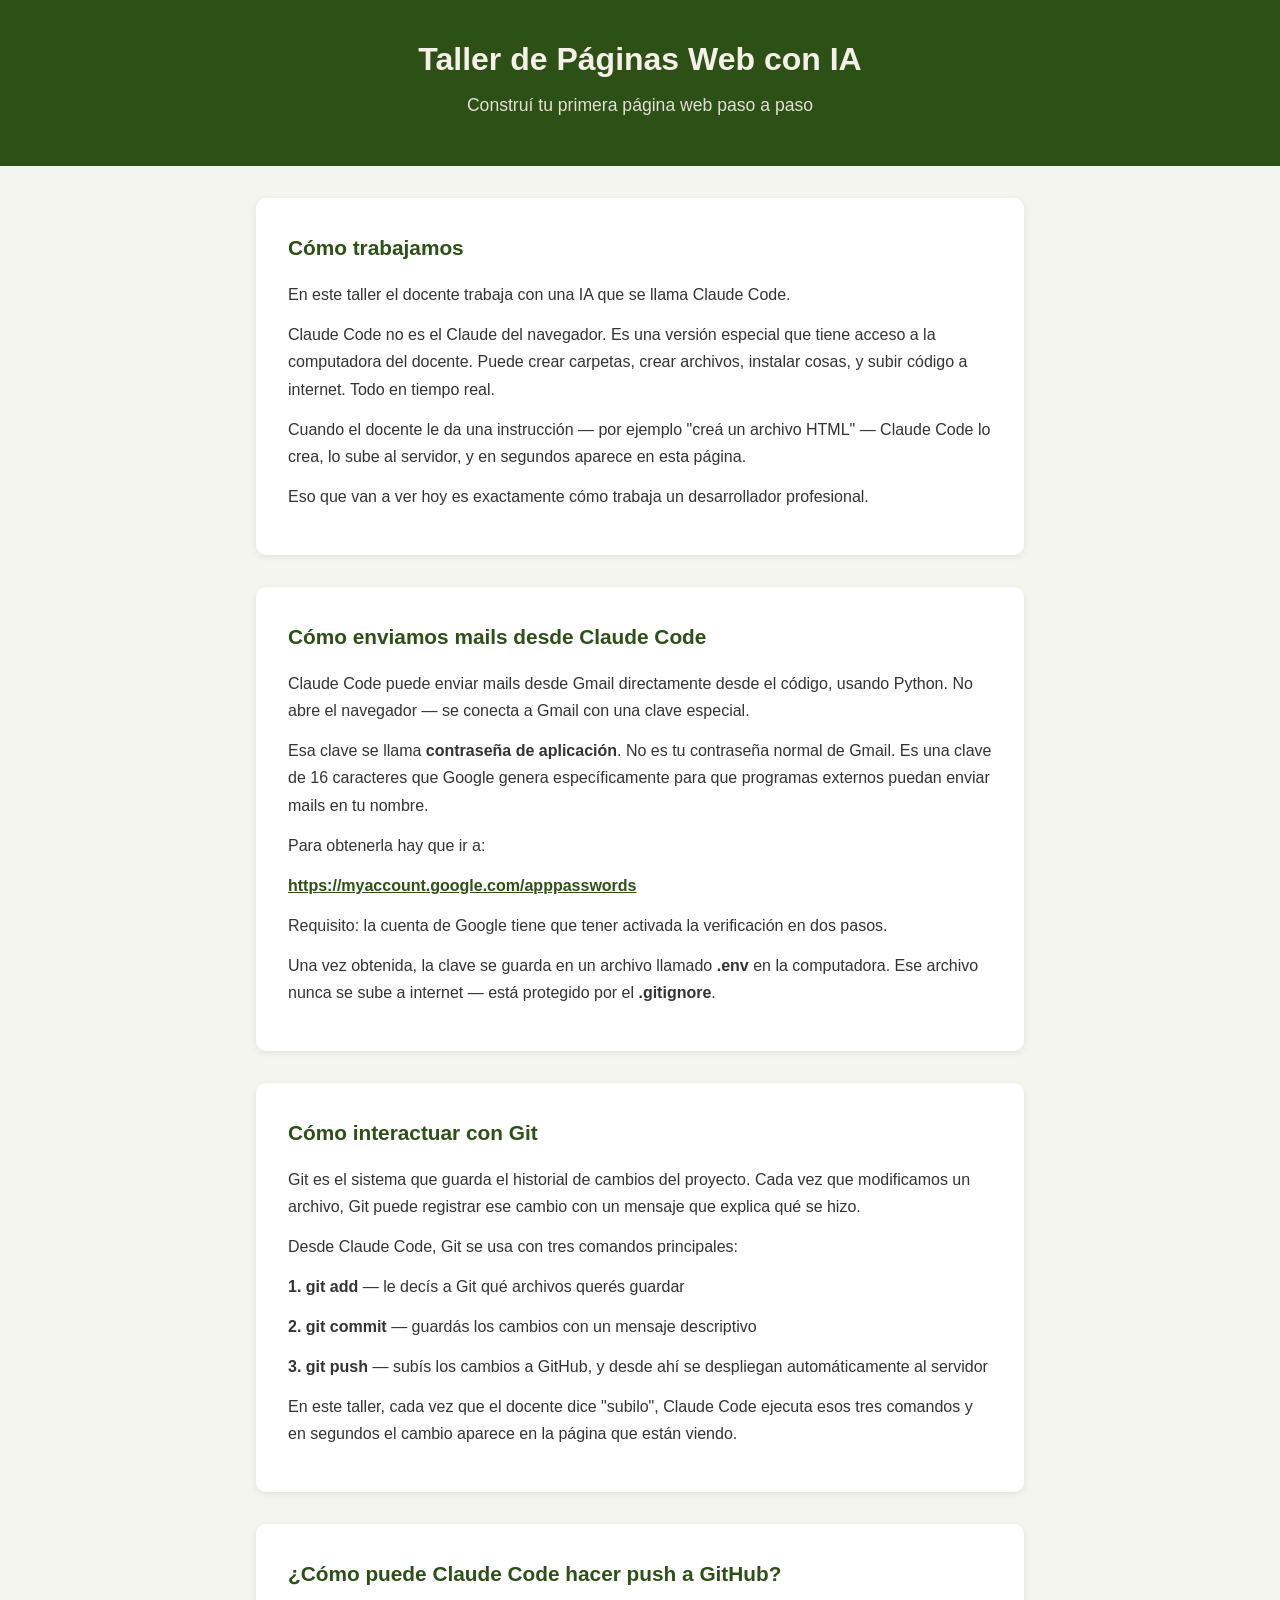
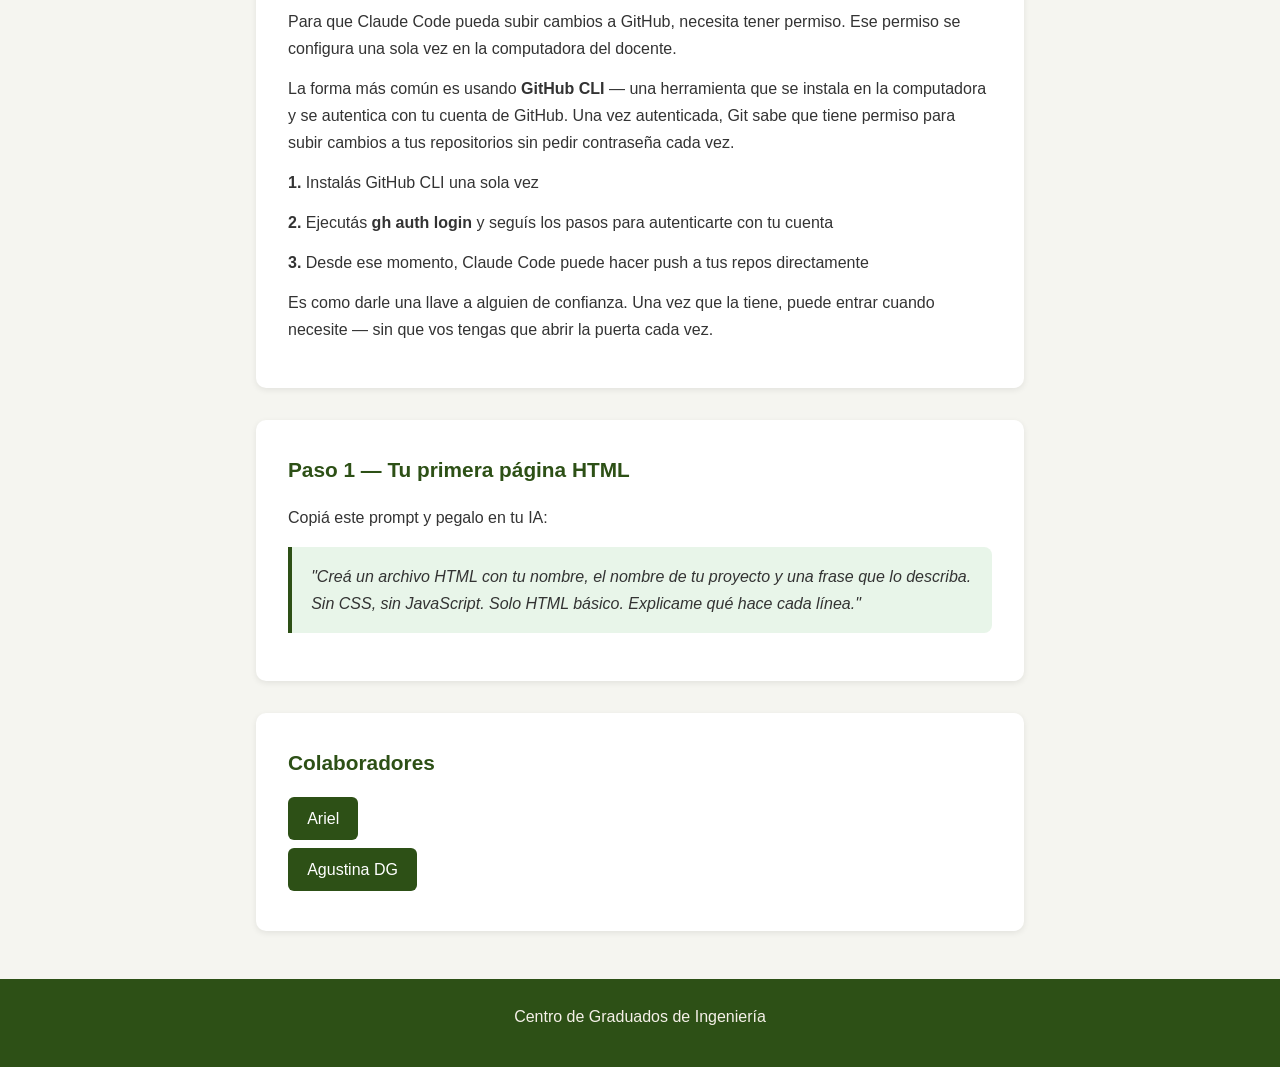
<file: tutorial/index.html>
<!DOCTYPE html>
<html lang="es">
<head>
    <meta charset="UTF-8">
    <meta name="viewport" content="width=device-width, initial-scale=1.0">
    <title>Taller de Páginas Web con IA</title>
    <link rel="stylesheet" href="style.css">
</head>
<body>

<header>
    <h1>Taller de Páginas Web con IA</h1>
    <p>Construí tu primera página web paso a paso</p>
</header>

<main>

    <section>
        <h2>Cómo trabajamos</h2>
        <p>En este taller el docente trabaja con una IA que se llama Claude Code.</p>
        <p>Claude Code no es el Claude del navegador. Es una versión especial que tiene acceso a la computadora del docente. Puede crear carpetas, crear archivos, instalar cosas, y subir código a internet. Todo en tiempo real.</p>
        <p>Cuando el docente le da una instrucción — por ejemplo "creá un archivo HTML" — Claude Code lo crea, lo sube al servidor, y en segundos aparece en esta página.</p>
        <p>Eso que van a ver hoy es exactamente cómo trabaja un desarrollador profesional.</p>
    </section>

    <section>
        <h2>Cómo enviamos mails desde Claude Code</h2>
        <p>Claude Code puede enviar mails desde Gmail directamente desde el código, usando Python. No abre el navegador — se conecta a Gmail con una clave especial.</p>
        <p>Esa clave se llama <strong>contraseña de aplicación</strong>. No es tu contraseña normal de Gmail. Es una clave de 16 caracteres que Google genera específicamente para que programas externos puedan enviar mails en tu nombre.</p>
        <p>Para obtenerla hay que ir a:</p>
        <p><a href="https://myaccount.google.com/apppasswords">https://myaccount.google.com/apppasswords</a></p>
        <p>Requisito: la cuenta de Google tiene que tener activada la verificación en dos pasos.</p>
        <p>Una vez obtenida, la clave se guarda en un archivo llamado <strong>.env</strong> en la computadora. Ese archivo nunca se sube a internet — está protegido por el <strong>.gitignore</strong>.</p>
    </section>

    <section>
        <h2>Cómo interactuar con Git</h2>
        <p>Git es el sistema que guarda el historial de cambios del proyecto. Cada vez que modificamos un archivo, Git puede registrar ese cambio con un mensaje que explica qué se hizo.</p>
        <p>Desde Claude Code, Git se usa con tres comandos principales:</p>
        <p><strong>1. git add</strong> — le decís a Git qué archivos querés guardar</p>
        <p><strong>2. git commit</strong> — guardás los cambios con un mensaje descriptivo</p>
        <p><strong>3. git push</strong> — subís los cambios a GitHub, y desde ahí se despliegan automáticamente al servidor</p>
        <p>En este taller, cada vez que el docente dice "subilo", Claude Code ejecuta esos tres comandos y en segundos el cambio aparece en la página que están viendo.</p>
    </section>

    <section>
        <h2>¿Cómo puede Claude Code hacer push a GitHub?</h2>
        <p>Para que Claude Code pueda subir cambios a GitHub, necesita tener permiso. Ese permiso se configura una sola vez en la computadora del docente.</p>
        <p>La forma más común es usando <strong>GitHub CLI</strong> — una herramienta que se instala en la computadora y se autentica con tu cuenta de GitHub. Una vez autenticada, Git sabe que tiene permiso para subir cambios a tus repositorios sin pedir contraseña cada vez.</p>
        <p><strong>1.</strong> Instalás GitHub CLI una sola vez</p>
        <p><strong>2.</strong> Ejecutás <strong>gh auth login</strong> y seguís los pasos para autenticarte con tu cuenta</p>
        <p><strong>3.</strong> Desde ese momento, Claude Code puede hacer push a tus repos directamente</p>
        <p>Es como darle una llave a alguien de confianza. Una vez que la tiene, puede entrar cuando necesite — sin que vos tengas que abrir la puerta cada vez.</p>
    </section>

    <section>
        <h2>Paso 1 — Tu primera página HTML</h2>
        <p>Copiá este prompt y pegalo en tu IA:</p>
        <blockquote>
            "Creá un archivo HTML con tu nombre, el nombre de tu proyecto y una frase que lo describa. Sin CSS, sin JavaScript. Solo HTML básico. Explicame qué hace cada línea."
        </blockquote>
    </section>

    <section>
        <h2>Colaboradores</h2>
        <ul>
            <li><a href="Ariel/">Ariel</a></li>
            <li><a href="Agustina%20DG/">Agustina DG</a></li>
        </ul>
    </section>

</main>

<footer>
    <p>Centro de Graduados de Ingeniería</p>
</footer>

</body>
</html>
</file>
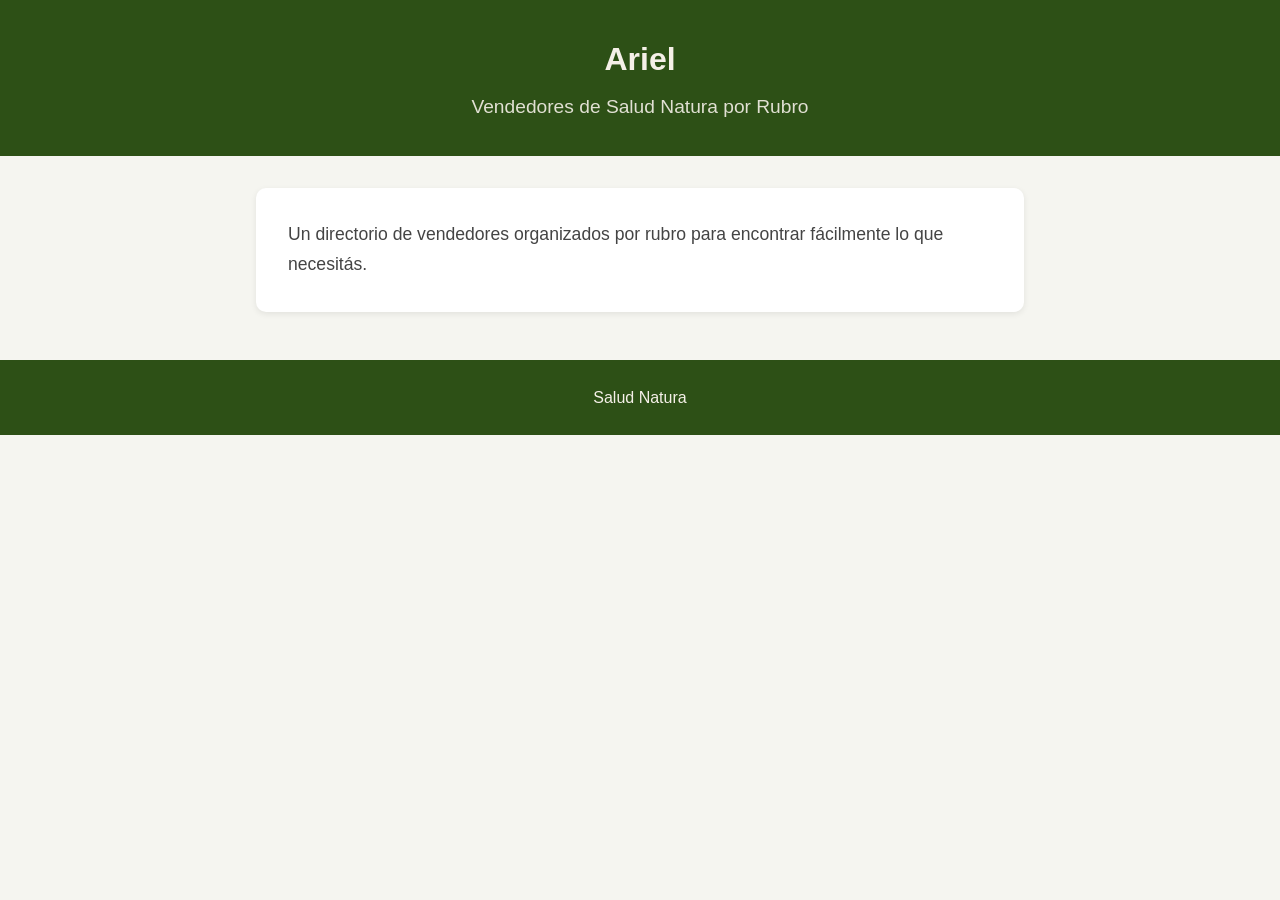
<file: tutorial/Ariel/index.html>
<!DOCTYPE html>
<html lang="es">
<head>
    <meta charset="UTF-8">
    <meta name="viewport" content="width=device-width, initial-scale=1.0">
    <title>Ariel</title>
    <link rel="stylesheet" href="style.css">
</head>
<body>

    <header>
        <h1>Ariel</h1>
        <h2>Vendedores de Salud Natura por Rubro</h2>
    </header>

    <main>
        <div class="descripcion">
            <p>Un directorio de vendedores organizados por rubro para encontrar fácilmente lo que necesitás.</p>
        </div>
    </main>

    <footer>
        <p>Salud Natura</p>
    </footer>

</body>
</html>
</file>
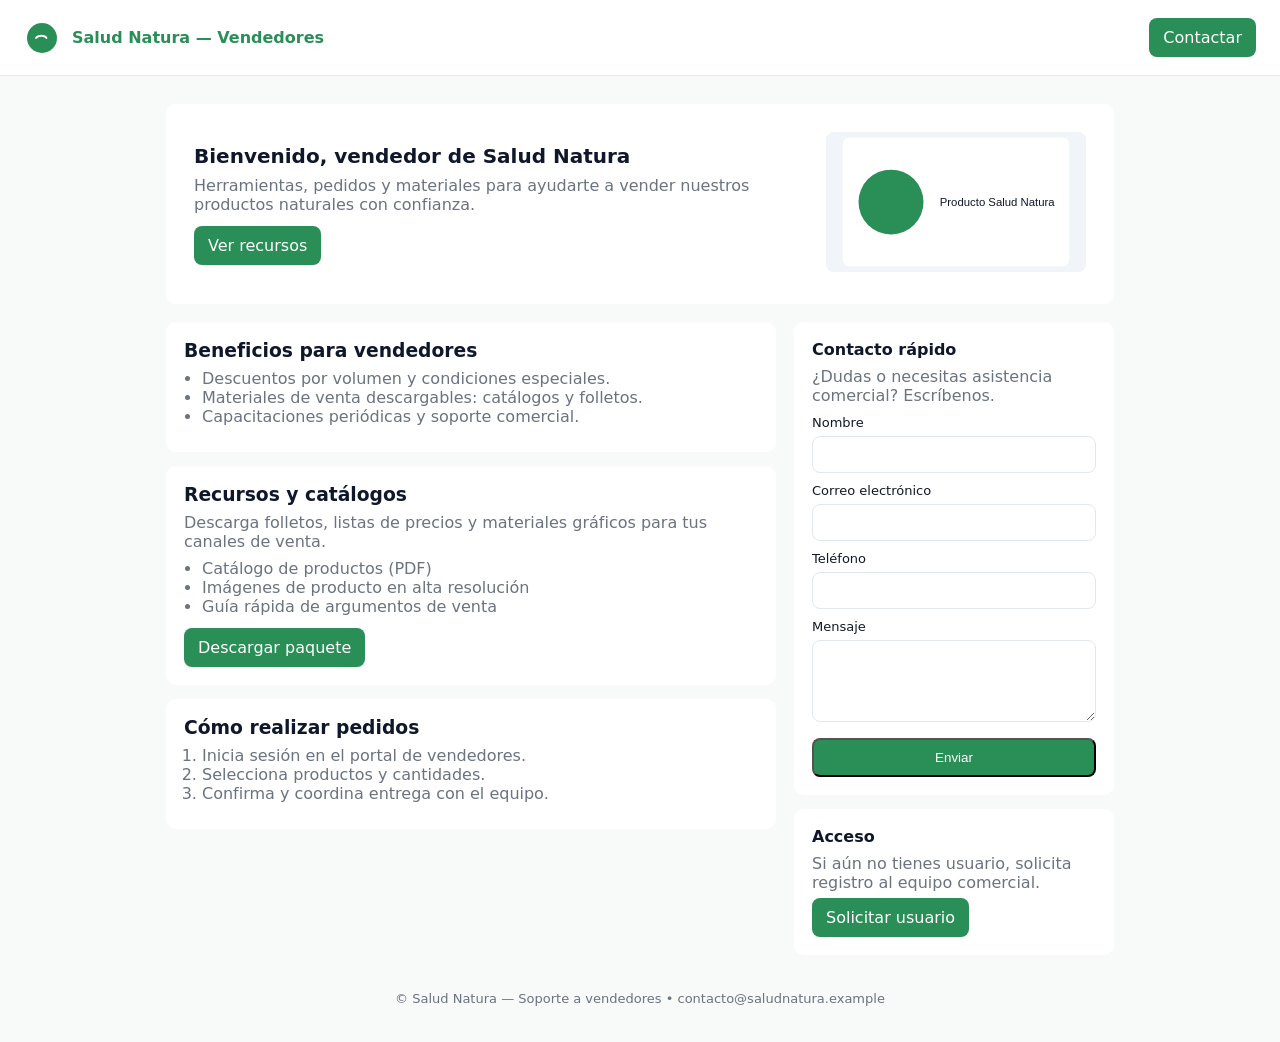
<file: Juan/vendedores.html>
<!doctype html>
<html lang="es">
<head>
  <meta charset="utf-8">
  <meta name="viewport" content="width=device-width, initial-scale=1">
  <title>Vendedores — Salud Natura</title>
  <link rel="stylesheet" href="assets/css/styles.css">
</head>
<body>
  <header>
    <div class="brand">
      <svg width="36" height="36" viewBox="0 0 24 24" fill="none" xmlns="http://www.w3.org/2000/svg"><circle cx="12" cy="12" r="10" fill="#2a8f57"/><path d="M8 12c1.333-2 6-2 7 0" stroke="white" stroke-width="1.2" stroke-linecap="round"/></svg>
      Salud Natura — Vendedores
    </div>
    <nav>
      <a class="btn" href="#contacto">Contactar</a>
    </nav>
  </header>

  <main class="container">
    <section class="hero">
      <div style="flex:1">
        <h1>Bienvenido, vendedor de Salud Natura</h1>
        <p style="margin:0;color:var(--muted)">Herramientas, pedidos y materiales para ayudarte a vender nuestros productos naturales con confianza.</p>
        <div style="margin-top:12px">
          <a class="btn" href="#recursos">Ver recursos</a>
        </div>
      </div>
      <div style="width:260px;text-align:center">
        <img class="product" src="assets/img/product.svg" alt="Productos Salud Natura">
      </div>
    </section>

    <div class="grid">
      <div>
        <div class="card">
          <h3>Beneficios para vendedores</h3>
          <ul class="features">
            <li>Descuentos por volumen y condiciones especiales.</li>
            <li>Materiales de venta descargables: catálogos y folletos.</li>
            <li>Capacitaciones periódicas y soporte comercial.</li>
          </ul>
        </div>

        <div class="card" style="margin-top:14px">
          <h3 id="recursos">Recursos y catálogos</h3>
          <p style="color:var(--muted);margin:6px 0">Descarga folletos, listas de precios y materiales gráficos para tus canales de venta.</p>
          <ul class="features">
            <li>Catálogo de productos (PDF)</li>
            <li>Imágenes de producto en alta resolución</li>
            <li>Guía rápida de argumentos de venta</li>
          </ul>
          <div style="margin-top:12px">
            <a class="btn" href="#">Descargar paquete</a>
          </div>
        </div>

        <div class="card" style="margin-top:14px">
          <h3>Cómo realizar pedidos</h3>
          <ol style="margin:8px 0;color:var(--muted);padding-left:18px">
            <li>Inicia sesión en el portal de vendedores.</li>
            <li>Selecciona productos y cantidades.</li>
            <li>Confirma y coordina entrega con el equipo.</li>
          </ol>
        </div>
      </div>

      <aside>
        <div class="card">
          <h4>Contacto rápido</h4>
          <p style="color:var(--muted);margin:6px 0">¿Dudas o necesitas asistencia comercial? Escríbenos.</p>
          <form id="contacto" action="#" method="post">
            <label for="nombre">Nombre</label>
            <input id="nombre" name="nombre" required>
            <label for="email">Correo electrónico</label>
            <input id="email" name="email" type="email" required>
            <label for="telefono">Teléfono</label>
            <input id="telefono" name="telefono">
            <label for="mensaje">Mensaje</label>
            <textarea id="mensaje" name="mensaje" rows="4"></textarea>
            <button type="submit" class="btn" style="width:100%;margin-top:12px">Enviar</button>
          </form>
        </div>

        <div class="card" style="margin-top:14px">
          <h4>Acceso</h4>
          <p style="color:var(--muted);margin:6px 0">Si aún no tienes usuario, solicita registro al equipo comercial.</p>
          <a class="btn" href="#">Solicitar usuario</a>
        </div>
      </aside>
    </div>

    <footer>
      © Salud Natura — Soporte a vendedores • contacto@saludnatura.example
    </footer>
  </main>
</body>
</html>
</file>
<file: tutorial/style.css>
* { margin: 0; padding: 0; box-sizing: border-box; }

body {
    font-family: Arial, sans-serif;
    background: #f5f5f0;
    color: #333;
    line-height: 1.7;
}

header {
    background: #2d5016;
    color: #f5f0e8;
    text-align: center;
    padding: 2rem 1rem;
}

header h1 { font-size: 2rem; margin-bottom: 0.3rem; }
header p { font-size: 1.1rem; opacity: 0.9; }

main {
    max-width: 800px;
    margin: 2rem auto;
    padding: 0 1rem;
}

section {
    background: white;
    border-radius: 10px;
    padding: 2rem;
    margin-bottom: 2rem;
    box-shadow: 0 2px 6px rgba(0,0,0,0.08);
}

h2 {
    color: #2d5016;
    margin-bottom: 1rem;
    font-size: 1.3rem;
}

p { margin-bottom: 0.8rem; }

a {
    color: #2d5016;
    font-weight: bold;
}

blockquote {
    background: #e8f5e9;
    border-left: 4px solid #2d5016;
    border-radius: 0 8px 8px 0;
    padding: 1rem 1.2rem;
    margin: 1rem 0;
    font-style: italic;
}

ul {
    list-style: none;
    margin-top: 0.5rem;
}

ul li {
    margin-bottom: 0.5rem;
}

ul li a {
    display: inline-block;
    background: #2d5016;
    color: white;
    padding: 0.5rem 1.2rem;
    border-radius: 6px;
    text-decoration: none;
    font-weight: normal;
    transition: background 0.2s;
}

ul li a:hover { background: #4a8024; }

footer {
    background: #2d5016;
    color: #f5f0e8;
    text-align: center;
    padding: 1.5rem 1rem;
    margin-top: 3rem;
}
</file>
<file: tutorial/Ariel/style.css>
* { margin: 0; padding: 0; box-sizing: border-box; }

body {
    font-family: Arial, sans-serif;
    background: #f5f5f0;
    color: #333;
    line-height: 1.7;
}

header {
    background: #2d5016;
    color: #f5f0e8;
    text-align: center;
    padding: 2rem 1rem;
}

header h1 { font-size: 2rem; margin-bottom: 0.3rem; }
header h2 { font-size: 1.2rem; font-weight: normal; opacity: 0.9; }

main {
    max-width: 800px;
    margin: 2rem auto;
    padding: 0 1rem;
}

.descripcion {
    background: white;
    border-radius: 10px;
    padding: 2rem;
    box-shadow: 0 2px 6px rgba(0,0,0,0.08);
}

.descripcion p { font-size: 1.1rem; color: #444; }

footer {
    background: #2d5016;
    color: #f5f0e8;
    text-align: center;
    padding: 1.5rem 1rem;
    margin-top: 3rem;
}
</file>
<file: Juan/assets/css/styles.css>
:root{--accent:#2a8f57;--muted:#6b7280;--bg:#f7faf9;--text:#0f172a}
*{box-sizing:border-box}
body{margin:0;color:var(--text);background:var(--bg);font-family:Inter,system-ui,Arial,sans-serif}
header{background:white;border-bottom:1px solid #e6edf0;padding:18px 24px;display:flex;align-items:center;justify-content:space-between}
.brand{display:flex;align-items:center;gap:12px;font-weight:700;color:var(--accent)}
.container{max-width:980px;margin:28px auto;padding:0 16px}
.hero{background:white;padding:28px;border-radius:10px;display:flex;gap:24px;align-items:center}
.hero h1{margin:0 0 8px 0;font-size:20px}
.btn{background:var(--accent);color:white;padding:10px 14px;border-radius:8px;text-decoration:none;display:inline-block}
.grid{display:grid;grid-template-columns:1fr 320px;gap:18px;margin-top:18px}
.card{background:white;padding:18px;border-radius:10px}
ul.features{padding-left:18px;margin:8px 0;color:var(--muted)}
form label{display:block;font-size:13px;margin-top:10px;color:#111827}
input,textarea,select{width:100%;padding:10px;margin-top:6px;border:1px solid #e2e8f0;border-radius:8px}
footer{margin:36px 0;text-align:center;color:var(--muted);font-size:13px}
@media(max-width:820px){.grid{grid-template-columns:1fr}.hero{flex-direction:column;text-align:center}.brand{gap:8px}}
img.product{width:100%;border-radius:8px;background:#f1f5f9;height:140px;object-fit:cover}
.card h3,.card h4{margin:0 0 8px 0}
</file>
